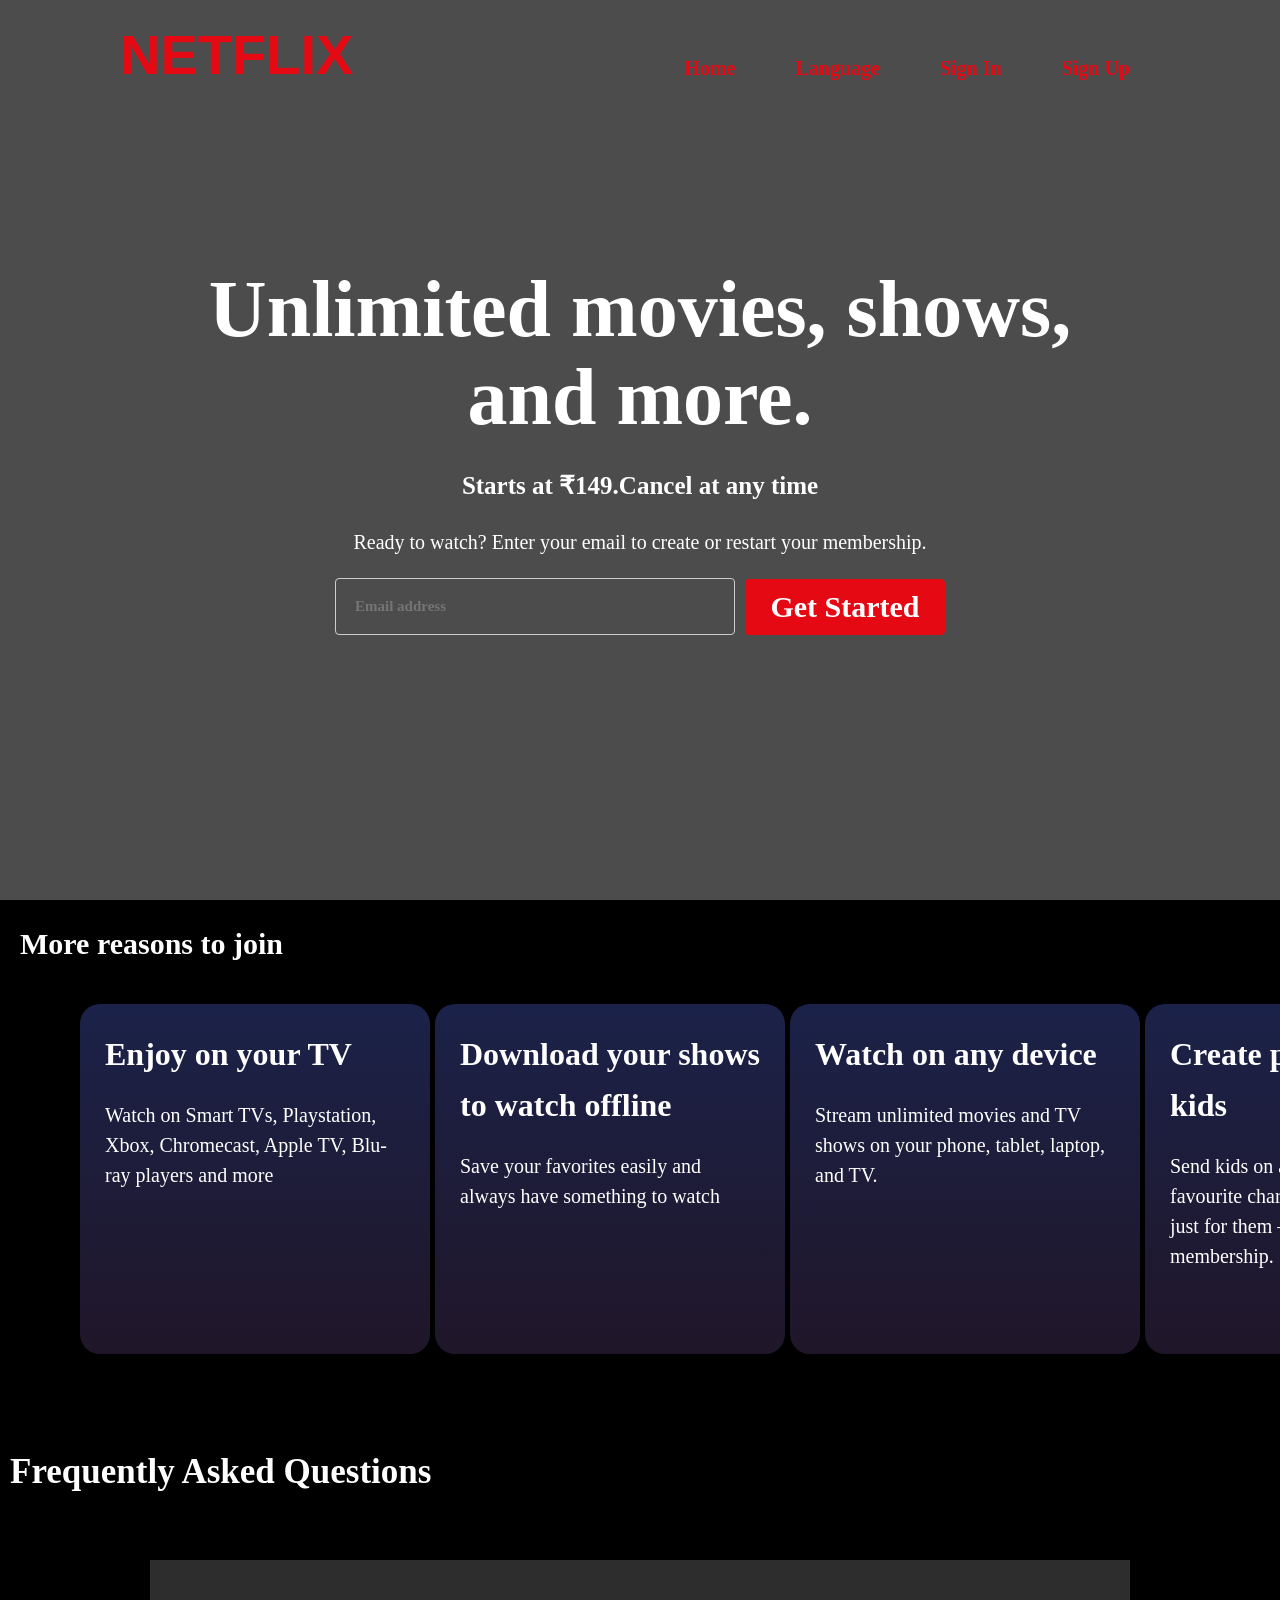
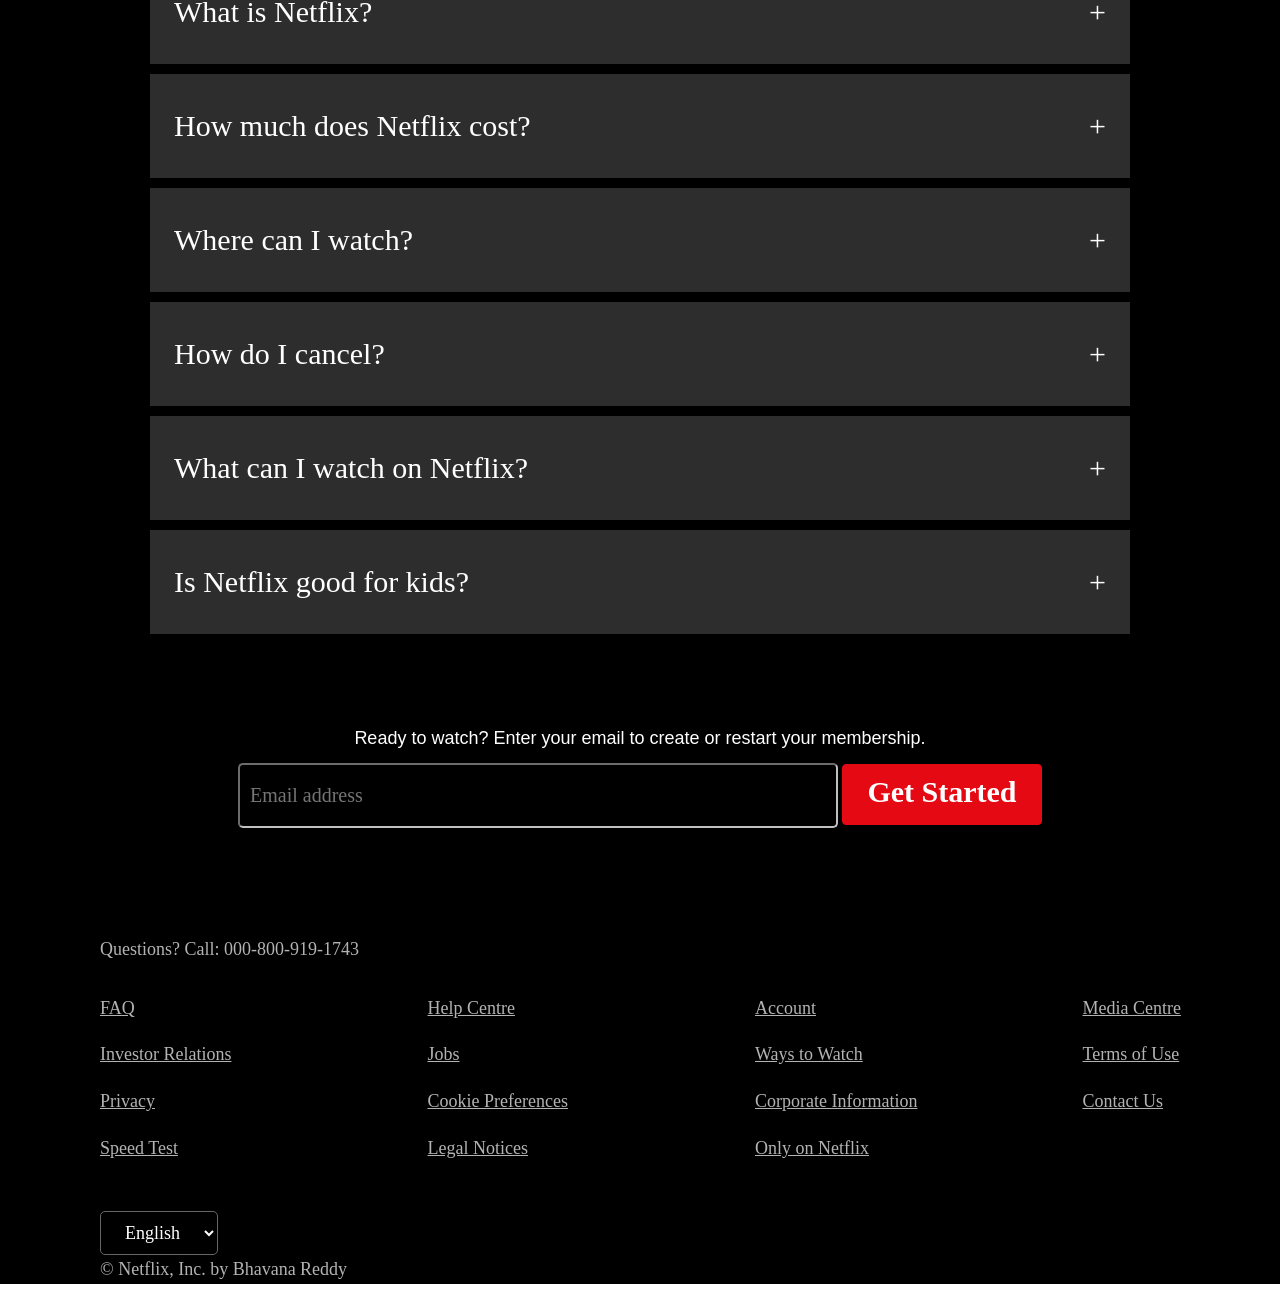
<file: index1.html>
<!DOCTYPE html>
<html lang="en">
<head>
    <meta charset="UTF-8">
    <meta name="viewport" content="width=device-width, initial-scale=1.0">
    <title>Netflix landing page</title>
    <link rel="stylesheet" href = "style1.css">
</head>
<body>

    <section class = "hero">
        <div class ="logo">NETFLIX</div>
            <ul>
                <li><a href="#">Home</a></li>
                <li><a href="#">Language</a></li>
                <li><a href="#">Sign In</a></li>
                <li><a href="#">Sign Up</a></li>
            </ul>
        </div>
        <div class="hero-content">
            <h1>Unlimited movies, shows, and more.</h1>
            <h2>Starts at ₹149.Cancel at any time</h2>
            <p>Ready to watch? Enter your email to create or restart your membership.</p>
            <form>
                <input type="email" placeholder="Email address">
                <button type="submit">Get Started</button>
            </form>
        </div>
    </section>
    <section class = "service">
        <h2 class = bhavs>More reasons to join </h2>
        <div class="cards">
            <div class="card">
                <h2 >Enjoy on your TV</h2>
                <p>Watch on Smart TVs, Playstation, Xbox, Chromecast, Apple TV, Blu-ray players and more</p>
            </div>
            <div class="card">
                <h2>Download your shows to watch offline</h2>
                <p>Save your favorites easily and always have something to watch</p>
            </div>
            <div class="card">
                <h2>Watch on any device</h2>
                <p>Stream unlimited movies and TV shows on your phone, tablet, laptop, and TV.</p>
            </div>
            <div class="card">
                <h2>Create profiles for kids</h2>
                <p>Send kids on adventures with their favourite characters in a space made just for them — free with your membership.</p>
            </div>

        </div>
    </section>

    <section>
        <div>
            <h2 class="FAQ">Frequently Asked Questions</h2>
            <ul>
                <li>
                    <div class="QA">
                        <span>What is Netflix?</span>
                        <span class="plus">+</span>
                    </div>
                </li>
                <li>
                    <div class="QA">
                        <span>How much does Netflix cost?</span>
                        <span class="plus">+</span>
                    </div>
                </li>
                <li>
                    <div class="QA">
                        <span>Where can I watch?</span>
                        <span class="plus">+</span>
                    </div>
                </li>
                <li>
                    <div class="QA">
                        <span>How do I cancel?</span>
                        <span class="plus">+</span>
                    </div>
                </li>
                <li>
                    <div class="QA">
                        <span>What can I watch on Netflix?</span>
                        <span class="plus">+</span>
                    </div>
                </li>
                <li>
                    <div class="QA">
                        <span>Is Netflix good for kids?</span>
                        <span class="plus">+</span>
                    </div>
                </li>
            </ul>
        </div>
    </section>
    
    <section>
        <div class="formal">
            <p>Ready to watch? Enter your email to create or restart your membership.<p>
            <form class="forms">
                <input type="email" placeholder="Email address">
                <button type="submit">Get Started</button>
            </form>
        </div>
    </section>

    <footer class="footer">
    <p>Questions? Call: 000-800-919-1743</p>

    <div class="footer-links">
        <div>
            <a href="#">FAQ</a>
            <a href="#">Investor Relations</a>
            <a href="#">Privacy</a>
            <a href="#">Speed Test</a>
        </div>

        <div>
            <a href="#">Help Centre</a>
            <a href="#">Jobs</a>
            <a href="#">Cookie Preferences</a>
            <a href="#">Legal Notices</a>
        </div>

        <div>
            <a href="#">Account</a>
            <a href="#">Ways to Watch</a>
            <a href="#">Corporate Information</a>
            <a href="#">Only on Netflix</a>
        </div>

        <div>
            <a href="#">Media Centre</a>
            <a href="#">Terms of Use</a>
            <a href="#">Contact Us</a>
        </div>
    </div>

    <div class="language">
        <select>
            <option>English</option>
            <option>Hindi</option>
        </select>
    </div>

    <p>&copy; Netflix, Inc. by Bhavana Reddy</p>
    
</footer>
</file>
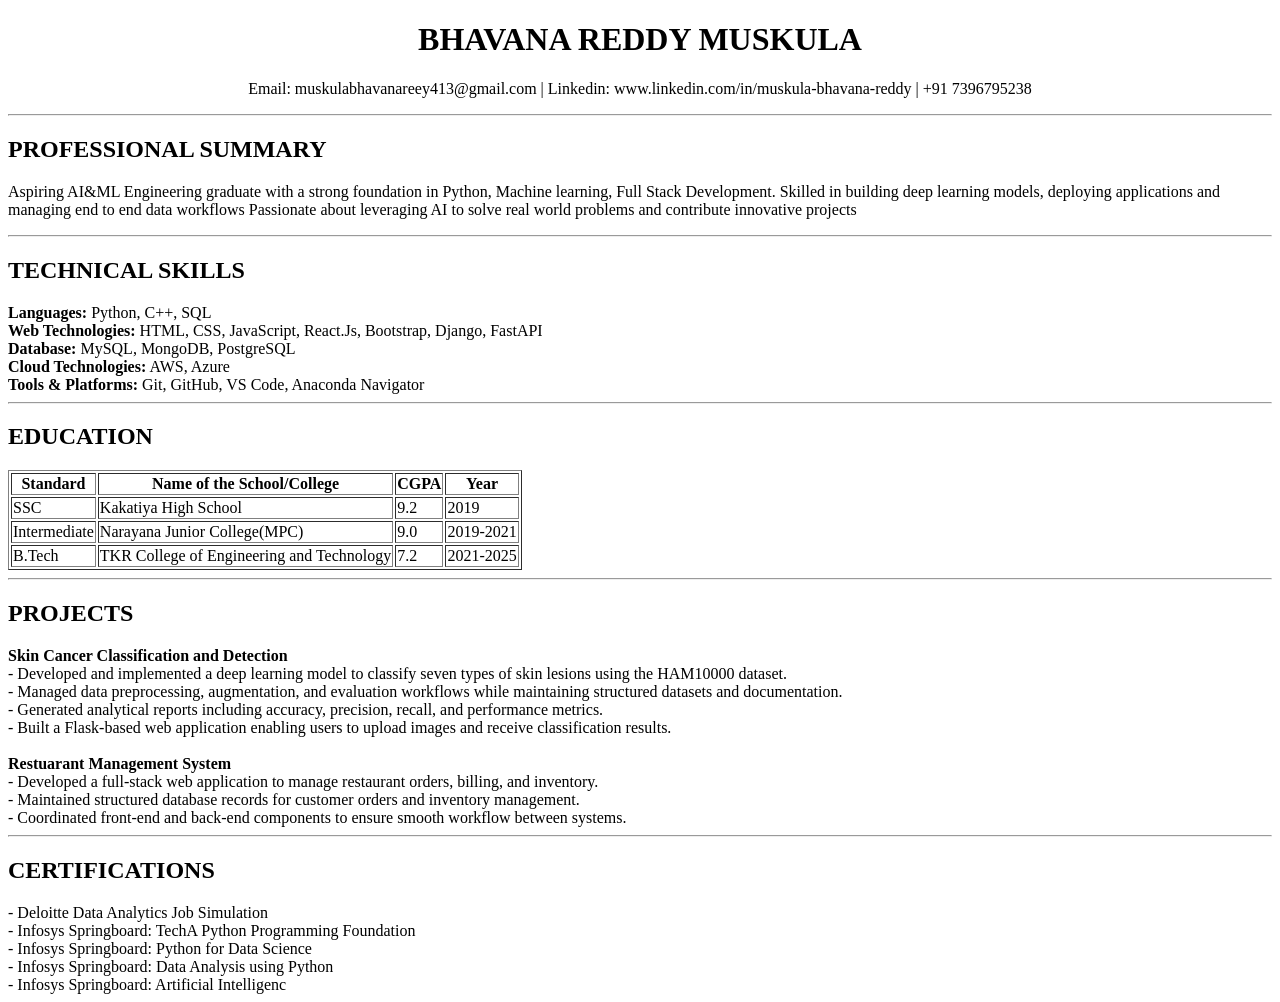
<file: resume.html>
<!DOCTYPE html>
<html lang="en">
<head>
  <meta charset="UTF-8">
  <meta name="viewport" content="width=device-width, initial-scale=1.0">
  <title>Resume</title>
</head>

<body>
  <h1><center>BHAVANA REDDY MUSKULA</center></h1>
  <p><center>Email: muskulabhavanareey413@gmail.com | Linkedin: www.linkedin.com/in/muskula-bhavana-reddy | +91 7396795238</center></p><hr>
  <h2>PROFESSIONAL SUMMARY</h2>
  <p>Aspiring AI&ML Engineering graduate with a strong foundation in Python, Machine learning, Full Stack Development.
  Skilled in building deep learning models, deploying applications and managing end to end data workflows
  Passionate about leveraging AI to solve real world problems and contribute innovative projects</p><hr>
  <h2>TECHNICAL SKILLS</h2>
  <b>Languages:</b> Python, C++, SQL<br/>
  <b>Web Technologies:</b> HTML, CSS, JavaScript, React.Js, Bootstrap, Django, FastAPI<br/>
  <b>Database:</b> MySQL, MongoDB, PostgreSQL<br/>
  <b>Cloud Technologies:</b> AWS, Azure<br/>
  <b>Tools & Platforms:</b> Git, GitHub, VS Code, Anaconda Navigator<br/><hr>
  <h2>EDUCATION</h2>
  <div>
  <table border='1'>
    <tr>
      <th>Standard</th>
      <th>Name of the School/College</th>
      <th>CGPA</th>
      <th>Year</th>
    </tr>
    <tr>
      <td>SSC</td>
      <td>Kakatiya High School</td>
      <td>9.2</td>
      <td>2019</td>
    </tr>
    <tr>
      <td>Intermediate</td>
      <td>Narayana Junior College(MPC)</td>
      <td>9.0</td>
      <td>2019-2021</td>
    </tr>
    <tr>
      <td>B.Tech</td>
      <td>TKR College of Engineering and Technology</td>
      <td>7.2</td>
      <td>2021-2025</td>
    </tr>
  </table>
  </div><hr>
  <h2>PROJECTS</h2>
  <b>Skin Cancer Classification and Detection</b>
  <div>
    <scan>- Developed and implemented a deep learning model to classify seven types of skin lesions using the HAM10000 dataset.</scan><br>
    <scan>- Managed data preprocessing, augmentation, and evaluation workflows while maintaining structured datasets and documentation.</scan><br>
    <scan>- Generated analytical reports including accuracy, precision, recall, and performance metrics.</scan><br>
    <scan>- Built a Flask-based web application enabling users to upload images and receive classification results.</scan>
  </div><br>
  
    <b>Restuarant Management System</b>
    <div>
    <scan>- Developed a full-stack web application to manage restaurant orders, billing, and inventory.</scan><br>
    <scan>- Maintained structured database records for customer orders and inventory management.</scan><br>
    <scan>- Coordinated front-end and back-end components to ensure smooth workflow between systems.</scan><br>
  </div><hr>
  <h2>CERTIFICATIONS</h2>
  <div>
    <scan>- Deloitte Data Analytics Job Simulation</scan><br>
    <scan>- Infosys Springboard: TechA Python Programming Foundation </scan><br>
    <scan>- Infosys Springboard: Python for Data Science</scan><br>
    <scan>- Infosys Springboard: Data Analysis using Python</scan><br>
    <scan>- Infosys Springboard: Artificial Intelligenc</scan><br>
  </div>
</body>
</html>
</file>
<file: style1.css>
*{
    margin:0;
    padding:0;
    box-sizing:border-box;
    font-family:Netflix Sans Variable;
}

body{
    line-height:1.6;
}


.logo{
    color: #e50914;
    font-size:3.5rem;
    font-weight: bold;
    text-decoration: none;
    margin-left: 100px;
    position: absolute;
    top:10px;
    left:20px;
    font-family:Arial, Helvetica, sans-serif;

}
.hero ul{
    a:hover{
        color: white;
        transition:0.2s ease-in-out;
    }  
    display:flex;
    justify-content: space-between;
    align-items: center;
    list-style: none;
    text-decoration: none;
    position: absolute;
    top:2px;
    right:20px;
    gap:30px;
    font-size:20px;
    margin-right: 50px;
    font-weight:bold;
    background-color: transparent;
}
.hero ul a{
    color:#e50914;
    text-decoration: none;
    font-size: 20px;
    margin-right: 30px;
}
.hero ul a:hover{
    color: white;
    transition: 0.2s ease-in-out;

}


.hero{
    background-image: linear-gradient(rgba(0,0,0,0.7),
                        rgba(0,0,0,0.7)), url("https://netflixjunkie.com/wp-content/uploads/2022/08/netflix-11.jpg");
    background-size: cover;
    background-position: center;
    height: 100vh;
    width: 100%;
    display:flex;
    justify-content: center;
    align-items: center;
    text-align: center;
    color:white;
}

.hero-content h1{
    font-size:80px;
    max-width:1000px;
    line-height: 1.1;
    font-weight: 700;
    margin-bottom:25px;
}

.hero-content h2{
    font-size: 25px;
    margin-bottom: 20px;
    font-weight:bold;
}

.hero-content p{
    font-size: 20px;
    margin-bottom: 20px;
    font-weight:50;
}

.hero-content form{
    display:flex;
    justify-content: center;
    align-items: center;
    margin-top: 20px;
    background-color:none;
    gap:10px;
}
.hero-content form input{
    background-color:transparent;
    border:1px solid #ccc;
    border-radius:4px;
    width:400px;
    font-size: 15px;
    font-weight: bold;

}
.hero input{
    padding:19px 19px;
    border:2px solid #ccc;
    border-radius:5px ;
    width:400px;
    border-color: aliceblue;
    
}
.hero button{
    padding: 10px 10px;
    border:1px solid #ccc;
    border-radius:4px;
    width:200px;
    background-color: #e50914;
    border-color: #e50914;
    font-size: 30px;
    font-weight: bold;
    color:white;
}

.cards{
    display: grid;
    grid-template-columns: repeat(4, 1fr);
    gap: 5px;
    width:100%;
    margin:10px auto;
    margin-top: -5%;
    background-color:black;
    color:white; 
    padding:80px;    
}
.card{
    background: linear-gradient(to bottom,
            #1b2249,
            #201629);
    color: white;
    padding: 25px;
    border-radius: 20px;
    box-sizing: border-box;
    width:350px;
    height:350px;
    gap:10px;
    transition: all 0.4s ease;
    cursor: pointer;
}

.card:hover {
    transform: translateY(-10px);
    box-shadow: 0 10px 25px rgba(255, 0, 0, 0.5);
}

.card h2 {
    font-size: 32px;
    margin-bottom: 20px;
}

.card p {
    font-size: 20px;
    line-height: 1.5;
}
.bhavs{
    padding:20px;
    font-size: 30px;
    font-weight: bold;
    margin-bottom:-10px;
    background-color:black;
    color: white;
}

.FAQ{
    background-color:black;
    color:white;
    padding:10px;
    margin-top:-10px;
    text-align:left;
    font-size:35px;
}

ul{
    background-color:black;
    padding:50px;
}

.QA{
    background: #2d2d2d;
    color: white;
    margin-bottom:10px;
    margin-left:100px;
    margin-right:100px;
    padding: 28px 24px;
    display: flex;
    justify-content: space-between;
    align-items: center;
    cursor: pointer;
    transition: background-color 0.3s ease;
    gap:10px;
}

.QA:hover{
    background: #414141;
}

.QA span{
    font-size: 30px;
}

.formal{
    background-color: black;
    color:white;
    text-align: center;
    padding:30px;
}

.formal p{
    font-size:18px ;
    font-family: Arial, Helvetica, sans-serif;
}

.forms input{
    background-color:transparent ;
    text-align: left;
    padding:10px;
    width:600px;
    height:65px;
    border-radius:5px;
    border-color:silver;
    font-size:20px;
    margin-top:10px ;
}

.forms button{
    background-color:#e50914;
    font-size:30px;
    padding: 10px 10px;
    border:1px solid #ccc;
    border-radius:4px;
    width:200px;
    border-color: #e50914;
    font-weight: bold;
    color:white;
    padding-bottom:15px ;
    margin-bottom: 80px;
}

.footer {
    background-color:black;
    width: 100%;
    color: #b3b3b3;
    font-family: Arial, sans-serif;
}

.footer p {
    font-size: 18px;
    margin-bottom: 30px;
    margin-left: 100px;
}

.footer a {
    color: #b3b3b3;
    text-decoration: underline;
    display: block;
    margin-bottom: 18px;
    font-size: 18px;
    margin-left: 100px;
}

.footer-links {
    display: grid;
    grid-template-columns: repeat(4, 1fr);
    gap: 30px;
}

.footer-links a:hover {
    color:#e50914;
    transition: 0.2s ease-in-out;
}

.language {
    margin-top: 30px;
    margin-left: 100px;
}

.language select {
    background: transparent;
    color: white;
    border: 1px solid #666;
    padding: 10px 20px;
    border-radius: 5px;
    font-size: 18px;
}

.netflix-india {
    margin-top: 30px;
    font-size: 18px;

}

/* Mobile Phones */
@media (max-width:600px) {

    .logo {
        font-size: 2rem;
        margin-left: 10px;
    }

    .hero ul {
        position: static;
        justify-content: center;
        flex-wrap: wrap;
        flex-direction: column;
        gap: 10px;
        margin: 20px 0;
    }

    .hero ul a {
        font-size: 16px;
        margin-right: 0;
    }

    .hero-content h1 {
        font-size: 30px;
        padding: 0 15px;
    }

    .hero-content h2 {
        font-size: 17px;
    }

    .hero-content p {
        font-size: 14px;
        padding: 0 15px;
    }

    .hero-content form,
    .forms {
        flex-direction: column;
    }

    .hero-content form input,
    .forms input {
        width: 90%;
        margin-bottom: 15px;
    }

    .hero button,
    .forms button {
        width: 220px;
        font-size: 22px;
    }

    .cards {
        grid-template-columns: 1fr;
        padding: 20px;
        justify-items: center;
    }

    .card {
        width: 100%;
        max-width: 450px;
        height: 200px;
        border-radius: 20px;
        box-sizing: border-box;
        transition: all 0.4s ease;
        cursor: pointer;
    }
    .card h2{
        font-size:24px;
    }
    .card p{
        font-size:16px;
    }
    .card:hover {
    transform: translateY(-10px);
    box-shadow: 0 10px 25px rgba(255, 0, 0, 0.5);
    }

    .bhavs {
        font-size: 25px;
        text-align: center;
    }

    .FAQ {
        font-size: 20px;
        text-align: center;
        margin-bottom:-50px;
    }

    .QA {
        margin-left: 5px;
        margin-right: 5px;
        padding: 20px;
    }

    .QA span {
        font-size: 18px;
    }


    .formal p{
        font-size:15px;
    }

    .forms input{
        width:380px;
        height:60px;
    }

    .footer p,
    .footer a,
    .language {
        margin-left: 20px;
    }

    .footer-links {
        grid-template-columns: repeat(2, 1fr);
        gap: 10px;
    }
}
</file>
